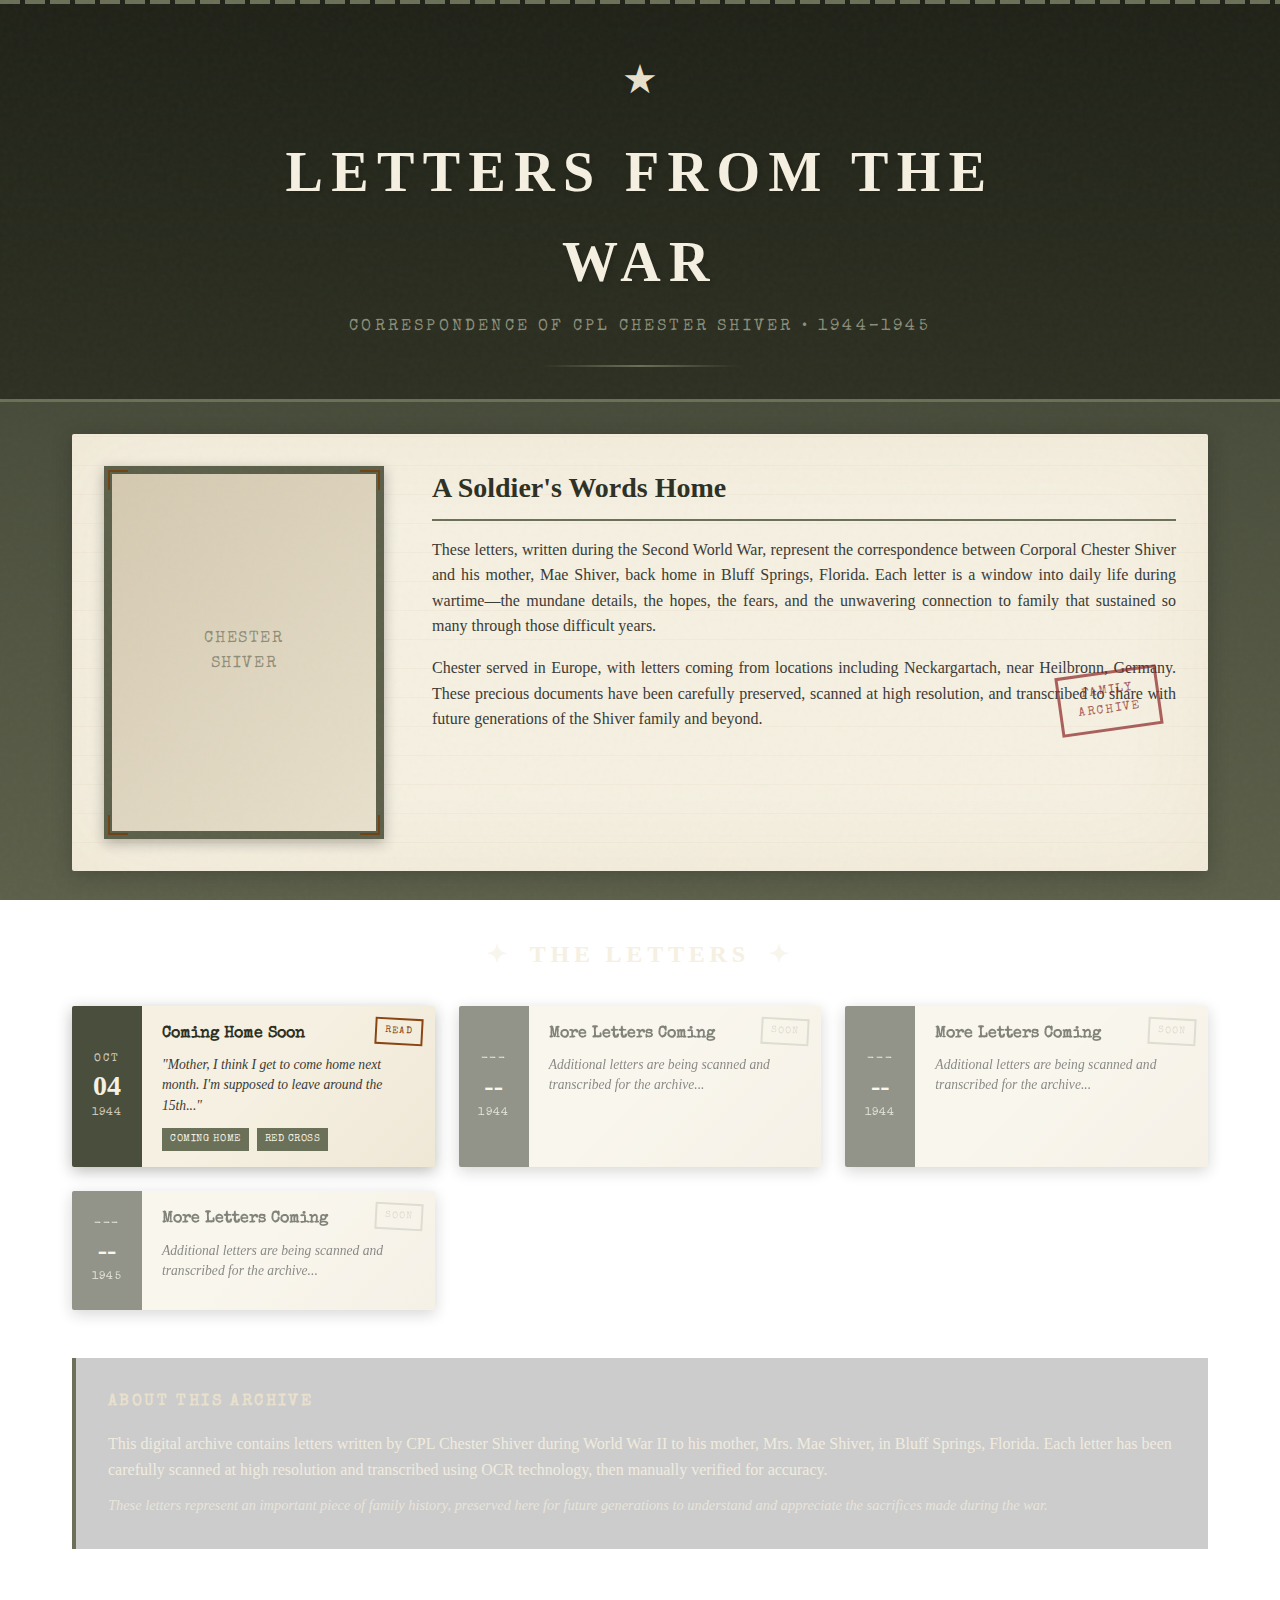
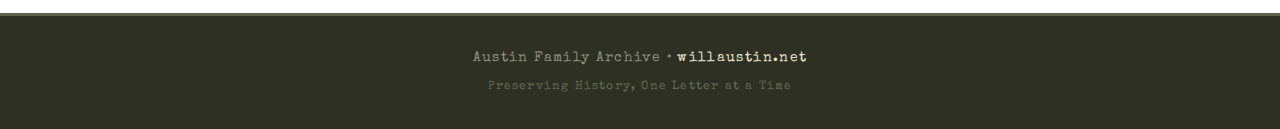
<file: index.html>
<!DOCTYPE html>
<html lang="en">
<head>
    <meta charset="UTF-8">
    <meta name="viewport" content="width=device-width, initial-scale=1.0">
    <title>Letters from the War | The Shiver Family Archive</title>
    <link rel="preconnect" href="https://fonts.googleapis.com">
    <link rel="preconnect" href="https://fonts.gstatic.com" crossorigin>
    <link href="https://fonts.googleapis.com/css2?family=Cinzel:wght@400;600;700&family=Special+Elite&family=Crimson+Text:ital,wght@0,400;0,600;1,400&display=swap" rel="stylesheet">
    <link rel="stylesheet" href="css/style.css">
</head>
<body>
    <div class="film-grain"></div>
    
    <header class="main-header">
        <div class="header-content">
            <div class="insignia">
                <span class="star">★</span>
            </div>
            <h1>Letters from the War</h1>
            <p class="subtitle">Correspondence of CPL Chester Shiver • 1944–1945</p>
            <div class="header-line"></div>
        </div>
    </header>

    <main class="container">
        <section class="intro-section">
            <div class="portrait-frame">
                <div class="portrait-placeholder">
                    <span class="placeholder-text">Chester<br>Shiver</span>
                </div>
                <div class="frame-corner tl"></div>
                <div class="frame-corner tr"></div>
                <div class="frame-corner bl"></div>
                <div class="frame-corner br"></div>
            </div>
            <div class="intro-text">
                <h2>A Soldier's Words Home</h2>
                <p>These letters, written during the Second World War, represent the correspondence between Corporal Chester Shiver and his mother, Mae Shiver, back home in Bluff Springs, Florida. Each letter is a window into daily life during wartime—the mundane details, the hopes, the fears, and the unwavering connection to family that sustained so many through those difficult years.</p>
                <p>Chester served in Europe, with letters coming from locations including Neckargartach, near Heilbronn, Germany. These precious documents have been carefully preserved, scanned at high resolution, and transcribed to share with future generations of the Shiver family and beyond.</p>
                <div class="stamp">
                    <span>FAMILY</span>
                    <span>ARCHIVE</span>
                </div>
            </div>
        </section>

        <section class="letters-gallery">
            <h2 class="section-title">
                <span class="title-decoration">✦</span>
                The Letters
                <span class="title-decoration">✦</span>
            </h2>
            
            <div class="letters-grid">
                <!-- Letter Card 1 - October 4, 1944 -->
                <a href="letters/letter-001.html" class="letter-card">
                    <div class="card-date">
                        <span class="month">OCT</span>
                        <span class="day">04</span>
                        <span class="year">1944</span>
                    </div>
                    <div class="card-content">
                        <h3>Coming Home Soon</h3>
                        <p class="card-excerpt">"Mother, I think I get to come home next month. I'm supposed to leave around the 15th..."</p>
                        <div class="card-topics">
                            <span class="topic">Coming Home</span>
                            <span class="topic">Red Cross</span>
                        </div>
                    </div>
                    <div class="card-stamp">READ</div>
                </a>

                <!-- Placeholder Letter Cards for future letters -->
                <a href="#" class="letter-card coming-soon">
                    <div class="card-date">
                        <span class="month">---</span>
                        <span class="day">--</span>
                        <span class="year">1944</span>
                    </div>
                    <div class="card-content">
                        <h3>More Letters Coming</h3>
                        <p class="card-excerpt">Additional letters are being scanned and transcribed for the archive...</p>
                    </div>
                    <div class="card-stamp faded">SOON</div>
                </a>

                <a href="#" class="letter-card coming-soon">
                    <div class="card-date">
                        <span class="month">---</span>
                        <span class="day">--</span>
                        <span class="year">1944</span>
                    </div>
                    <div class="card-content">
                        <h3>More Letters Coming</h3>
                        <p class="card-excerpt">Additional letters are being scanned and transcribed for the archive...</p>
                    </div>
                    <div class="card-stamp faded">SOON</div>
                </a>

                <a href="#" class="letter-card coming-soon">
                    <div class="card-date">
                        <span class="month">---</span>
                        <span class="day">--</span>
                        <span class="year">1945</span>
                    </div>
                    <div class="card-content">
                        <h3>More Letters Coming</h3>
                        <p class="card-excerpt">Additional letters are being scanned and transcribed for the archive...</p>
                    </div>
                    <div class="card-stamp faded">SOON</div>
                </a>
            </div>
        </section>

        <section class="archive-info">
            <div class="info-box">
                <h3>About This Archive</h3>
                <p>This digital archive contains letters written by CPL Chester Shiver during World War II to his mother, Mrs. Mae Shiver, in Bluff Springs, Florida. Each letter has been carefully scanned at high resolution and transcribed using OCR technology, then manually verified for accuracy.</p>
                <p class="note">These letters represent an important piece of family history, preserved here for future generations to understand and appreciate the sacrifices made during the war.</p>
            </div>
        </section>
    </main>

    <footer class="main-footer">
        <div class="footer-content">
            <p>Austin Family Archive • <a href="https://willaustin.net">willaustin.net</a></p>
            <p class="footer-note">Preserving History, One Letter at a Time</p>
        </div>
    </footer>
</body>
</html>
</file>
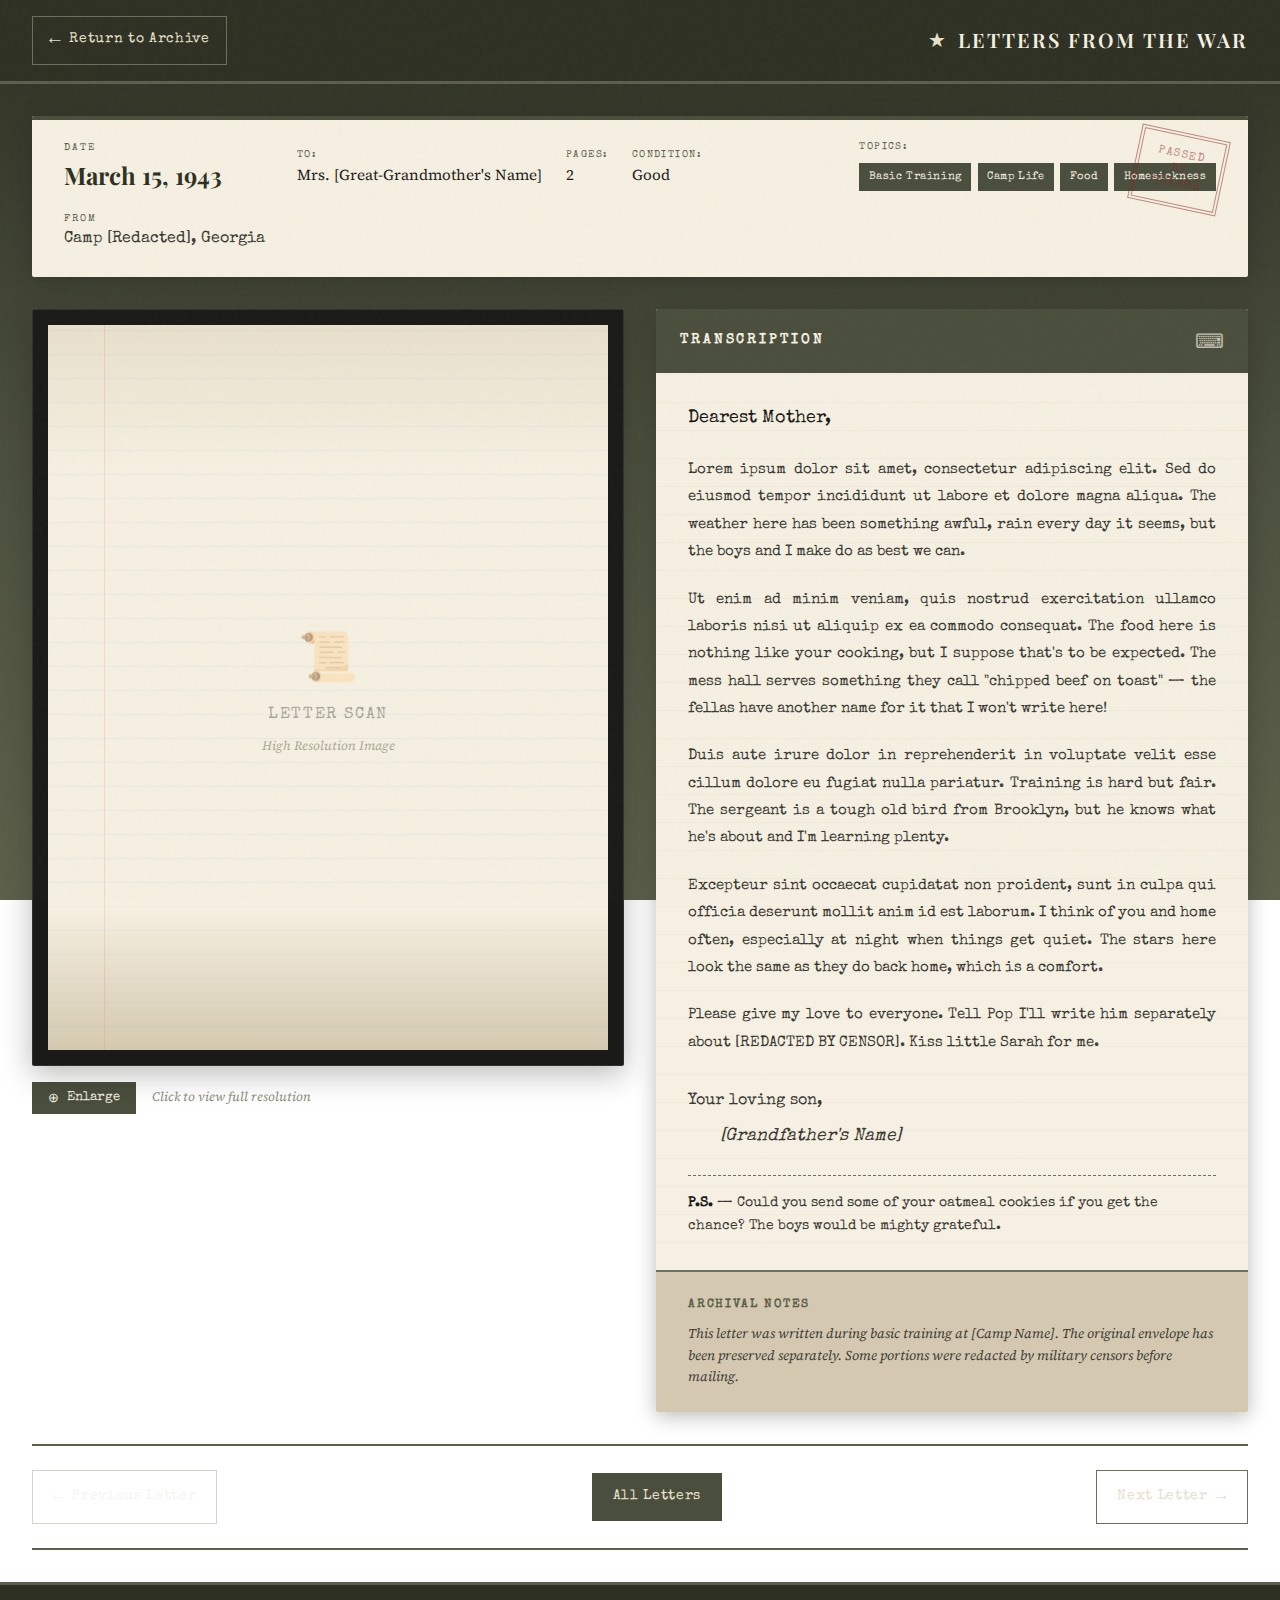
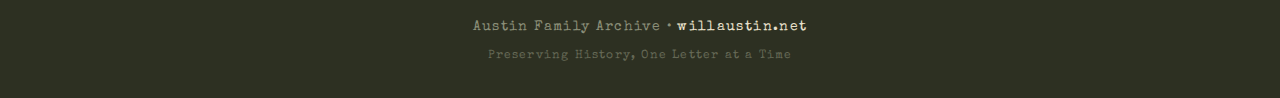
<file: letters/letter-001.html>
<!DOCTYPE html>
<html lang="en">
<head>
    <meta charset="UTF-8">
    <meta name="viewport" content="width=device-width, initial-scale=1.0">
    <title>March 15, 1943 | Letters from the War</title>
    <link rel="preconnect" href="https://fonts.googleapis.com">
    <link rel="preconnect" href="https://fonts.gstatic.com" crossorigin>
    <link href="https://fonts.googleapis.com/css2?family=Special+Elite&family=Playfair+Display:wght@400;600;700&family=Source+Serif+4:ital,wght@0,400;0,600;1,400&display=swap" rel="stylesheet">
    <link rel="stylesheet" href="../css/style.css">
    <link rel="stylesheet" href="../css/letter.css">
</head>
<body>
    <div class="film-grain"></div>
    
    <header class="letter-header">
        <div class="header-content">
            <a href="../index.html" class="back-link">
                <span class="arrow">←</span>
                <span>Return to Archive</span>
            </a>
            <div class="header-title">
                <span class="star">★</span>
                <h1>Letters from the War</h1>
            </div>
        </div>
    </header>

    <main class="letter-container">
        <!-- Letter Metadata Section -->
        <section class="letter-metadata">
            <div class="metadata-grid">
                <div class="metadata-primary">
                    <div class="date-block">
                        <span class="date-label">DATE</span>
                        <span class="date-value">March 15, 1943</span>
                    </div>
                    <div class="location-block">
                        <span class="location-label">FROM</span>
                        <span class="location-value">Camp [Redacted], Georgia</span>
                    </div>
                </div>
                
                <div class="metadata-secondary">
                    <div class="metadata-item">
                        <span class="meta-label">TO:</span>
                        <span class="meta-value">Mrs. [Great-Grandmother's Name]</span>
                    </div>
                    <div class="metadata-item">
                        <span class="meta-label">PAGES:</span>
                        <span class="meta-value">2</span>
                    </div>
                    <div class="metadata-item">
                        <span class="meta-label">CONDITION:</span>
                        <span class="meta-value">Good</span>
                    </div>
                </div>
                
                <div class="metadata-topics">
                    <span class="topics-label">TOPICS:</span>
                    <div class="topics-list">
                        <span class="topic-tag">Basic Training</span>
                        <span class="topic-tag">Camp Life</span>
                        <span class="topic-tag">Food</span>
                        <span class="topic-tag">Homesickness</span>
                    </div>
                </div>
            </div>
            
            <div class="censor-stamp">
                <span>PASSED</span>
                <span>BY</span>
                <span>CENSOR</span>
            </div>
        </section>

        <!-- Letter Content: Image + Transcription -->
        <section class="letter-content">
            <div class="letter-scan">
                <div class="scan-wrapper">
                    <div class="scan-placeholder">
                        <div class="placeholder-inner">
                            <span class="scan-icon">📜</span>
                            <span class="scan-text">Letter Scan</span>
                            <span class="scan-dimensions">High Resolution Image</span>
                        </div>
                    </div>
                    <div class="scan-frame"></div>
                </div>
                <div class="scan-controls">
                    <button class="scan-btn" title="View Full Size">
                        <span>⊕</span> Enlarge
                    </button>
                    <span class="scan-info">Click to view full resolution</span>
                </div>
            </div>
            
            <div class="letter-transcription">
                <div class="transcription-header">
                    <h2>Transcription</h2>
                    <div class="typewriter-icon">⌨</div>
                </div>
                
                <div class="transcription-body">
                    <div class="letter-salutation">
                        Dearest Mother,
                    </div>
                    
                    <div class="letter-text">
                        <p>Lorem ipsum dolor sit amet, consectetur adipiscing elit. Sed do eiusmod tempor incididunt ut labore et dolore magna aliqua. The weather here has been something awful, rain every day it seems, but the boys and I make do as best we can.</p>
                        
                        <p>Ut enim ad minim veniam, quis nostrud exercitation ullamco laboris nisi ut aliquip ex ea commodo consequat. The food here is nothing like your cooking, but I suppose that's to be expected. The mess hall serves something they call "chipped beef on toast" — the fellas have another name for it that I won't write here!</p>
                        
                        <p>Duis aute irure dolor in reprehenderit in voluptate velit esse cillum dolore eu fugiat nulla pariatur. Training is hard but fair. The sergeant is a tough old bird from Brooklyn, but he knows what he's about and I'm learning plenty.</p>
                        
                        <p>Excepteur sint occaecat cupidatat non proident, sunt in culpa qui officia deserunt mollit anim id est laborum. I think of you and home often, especially at night when things get quiet. The stars here look the same as they do back home, which is a comfort.</p>
                        
                        <p>Please give my love to everyone. Tell Pop I'll write him separately about [REDACTED BY CENSOR]. Kiss little Sarah for me.</p>
                    </div>
                    
                    <div class="letter-closing">
                        <p>Your loving son,</p>
                        <p class="signature">[Grandfather's Name]</p>
                    </div>
                    
                    <div class="letter-postscript">
                        <p><strong>P.S.</strong> — Could you send some of your oatmeal cookies if you get the chance? The boys would be mighty grateful.</p>
                    </div>
                </div>
                
                <div class="transcription-notes">
                    <h3>Archival Notes</h3>
                    <p>This letter was written during basic training at [Camp Name]. The original envelope has been preserved separately. Some portions were redacted by military censors before mailing.</p>
                </div>
            </div>
        </section>

        <!-- Navigation -->
        <nav class="letter-nav">
            <a href="#" class="nav-link prev disabled">
                <span class="nav-arrow">←</span>
                <span class="nav-text">Previous Letter</span>
            </a>
            <a href="../index.html" class="nav-link home">
                <span class="nav-text">All Letters</span>
            </a>
            <a href="letter-002.html" class="nav-link next">
                <span class="nav-text">Next Letter</span>
                <span class="nav-arrow">→</span>
            </a>
        </nav>
    </main>

    <footer class="main-footer">
        <div class="footer-content">
            <p>Austin Family Archive • <a href="https://willaustin.net">willaustin.net</a></p>
            <p class="footer-note">Preserving History, One Letter at a Time</p>
        </div>
    </footer>

    <script>
        // Simple lightbox functionality for image viewing
        document.querySelector('.scan-btn')?.addEventListener('click', function() {
            // Future: Implement full-size image lightbox
            alert('Full resolution image viewer coming soon!');
        });
    </script>
</body>
</html>
</file>
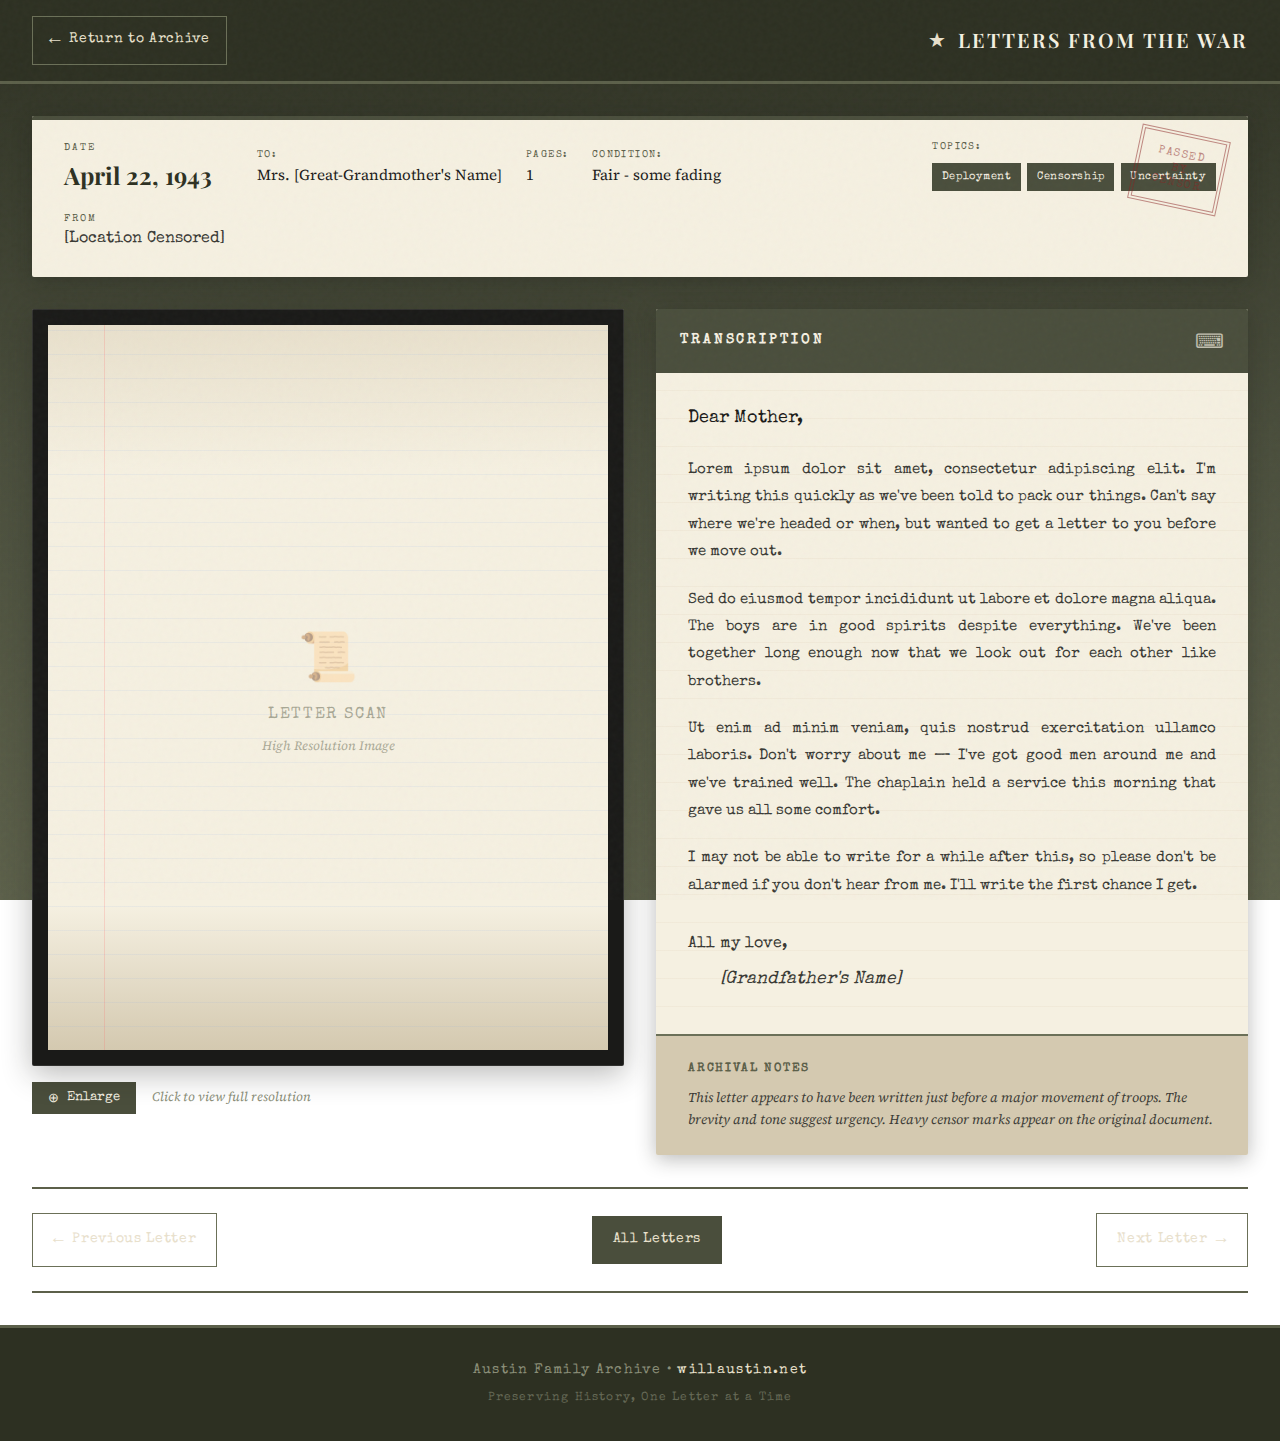
<file: letters/letter-002.html>
<!DOCTYPE html>
<html lang="en">
<head>
    <meta charset="UTF-8">
    <meta name="viewport" content="width=device-width, initial-scale=1.0">
    <title>April 22, 1943 | Letters from the War</title>
    <link rel="preconnect" href="https://fonts.googleapis.com">
    <link rel="preconnect" href="https://fonts.gstatic.com" crossorigin>
    <link href="https://fonts.googleapis.com/css2?family=Special+Elite&family=Playfair+Display:wght@400;600;700&family=Source+Serif+4:ital,wght@0,400;0,600;1,400&display=swap" rel="stylesheet">
    <link rel="stylesheet" href="../css/style.css">
    <link rel="stylesheet" href="../css/letter.css">
</head>
<body>
    <div class="film-grain"></div>
    
    <header class="letter-header">
        <div class="header-content">
            <a href="../index.html" class="back-link">
                <span class="arrow">←</span>
                <span>Return to Archive</span>
            </a>
            <div class="header-title">
                <span class="star">★</span>
                <h1>Letters from the War</h1>
            </div>
        </div>
    </header>

    <main class="letter-container">
        <!-- Letter Metadata Section -->
        <section class="letter-metadata">
            <div class="metadata-grid">
                <div class="metadata-primary">
                    <div class="date-block">
                        <span class="date-label">DATE</span>
                        <span class="date-value">April 22, 1943</span>
                    </div>
                    <div class="location-block">
                        <span class="location-label">FROM</span>
                        <span class="location-value">[Location Censored]</span>
                    </div>
                </div>
                
                <div class="metadata-secondary">
                    <div class="metadata-item">
                        <span class="meta-label">TO:</span>
                        <span class="meta-value">Mrs. [Great-Grandmother's Name]</span>
                    </div>
                    <div class="metadata-item">
                        <span class="meta-label">PAGES:</span>
                        <span class="meta-value">1</span>
                    </div>
                    <div class="metadata-item">
                        <span class="meta-label">CONDITION:</span>
                        <span class="meta-value">Fair - some fading</span>
                    </div>
                </div>
                
                <div class="metadata-topics">
                    <span class="topics-label">TOPICS:</span>
                    <div class="topics-list">
                        <span class="topic-tag">Deployment</span>
                        <span class="topic-tag">Censorship</span>
                        <span class="topic-tag">Uncertainty</span>
                    </div>
                </div>
            </div>
            
            <div class="censor-stamp">
                <span>PASSED</span>
                <span>BY</span>
                <span>CENSOR</span>
            </div>
        </section>

        <!-- Letter Content: Image + Transcription -->
        <section class="letter-content">
            <div class="letter-scan">
                <div class="scan-wrapper">
                    <div class="scan-placeholder">
                        <div class="placeholder-inner">
                            <span class="scan-icon">📜</span>
                            <span class="scan-text">Letter Scan</span>
                            <span class="scan-dimensions">High Resolution Image</span>
                        </div>
                    </div>
                    <div class="scan-frame"></div>
                </div>
                <div class="scan-controls">
                    <button class="scan-btn" title="View Full Size">
                        <span>⊕</span> Enlarge
                    </button>
                    <span class="scan-info">Click to view full resolution</span>
                </div>
            </div>
            
            <div class="letter-transcription">
                <div class="transcription-header">
                    <h2>Transcription</h2>
                    <div class="typewriter-icon">⌨</div>
                </div>
                
                <div class="transcription-body">
                    <div class="letter-salutation">
                        Dear Mother,
                    </div>
                    
                    <div class="letter-text">
                        <p>Lorem ipsum dolor sit amet, consectetur adipiscing elit. I'm writing this quickly as we've been told to pack our things. Can't say where we're headed or when, but wanted to get a letter to you before we move out.</p>
                        
                        <p>Sed do eiusmod tempor incididunt ut labore et dolore magna aliqua. The boys are in good spirits despite everything. We've been together long enough now that we look out for each other like brothers.</p>
                        
                        <p>Ut enim ad minim veniam, quis nostrud exercitation ullamco laboris. Don't worry about me — I've got good men around me and we've trained well. The chaplain held a service this morning that gave us all some comfort.</p>
                        
                        <p>I may not be able to write for a while after this, so please don't be alarmed if you don't hear from me. I'll write the first chance I get.</p>
                    </div>
                    
                    <div class="letter-closing">
                        <p>All my love,</p>
                        <p class="signature">[Grandfather's Name]</p>
                    </div>
                </div>
                
                <div class="transcription-notes">
                    <h3>Archival Notes</h3>
                    <p>This letter appears to have been written just before a major movement of troops. The brevity and tone suggest urgency. Heavy censor marks appear on the original document.</p>
                </div>
            </div>
        </section>

        <!-- Navigation -->
        <nav class="letter-nav">
            <a href="letter-001.html" class="nav-link prev">
                <span class="nav-arrow">←</span>
                <span class="nav-text">Previous Letter</span>
            </a>
            <a href="../index.html" class="nav-link home">
                <span class="nav-text">All Letters</span>
            </a>
            <a href="letter-003.html" class="nav-link next">
                <span class="nav-text">Next Letter</span>
                <span class="nav-arrow">→</span>
            </a>
        </nav>
    </main>

    <footer class="main-footer">
        <div class="footer-content">
            <p>Austin Family Archive • <a href="https://willaustin.net">willaustin.net</a></p>
            <p class="footer-note">Preserving History, One Letter at a Time</p>
        </div>
    </footer>

    <script>
        document.querySelector('.scan-btn')?.addEventListener('click', function() {
            alert('Full resolution image viewer coming soon!');
        });
    </script>
</body>
</html>
</file>
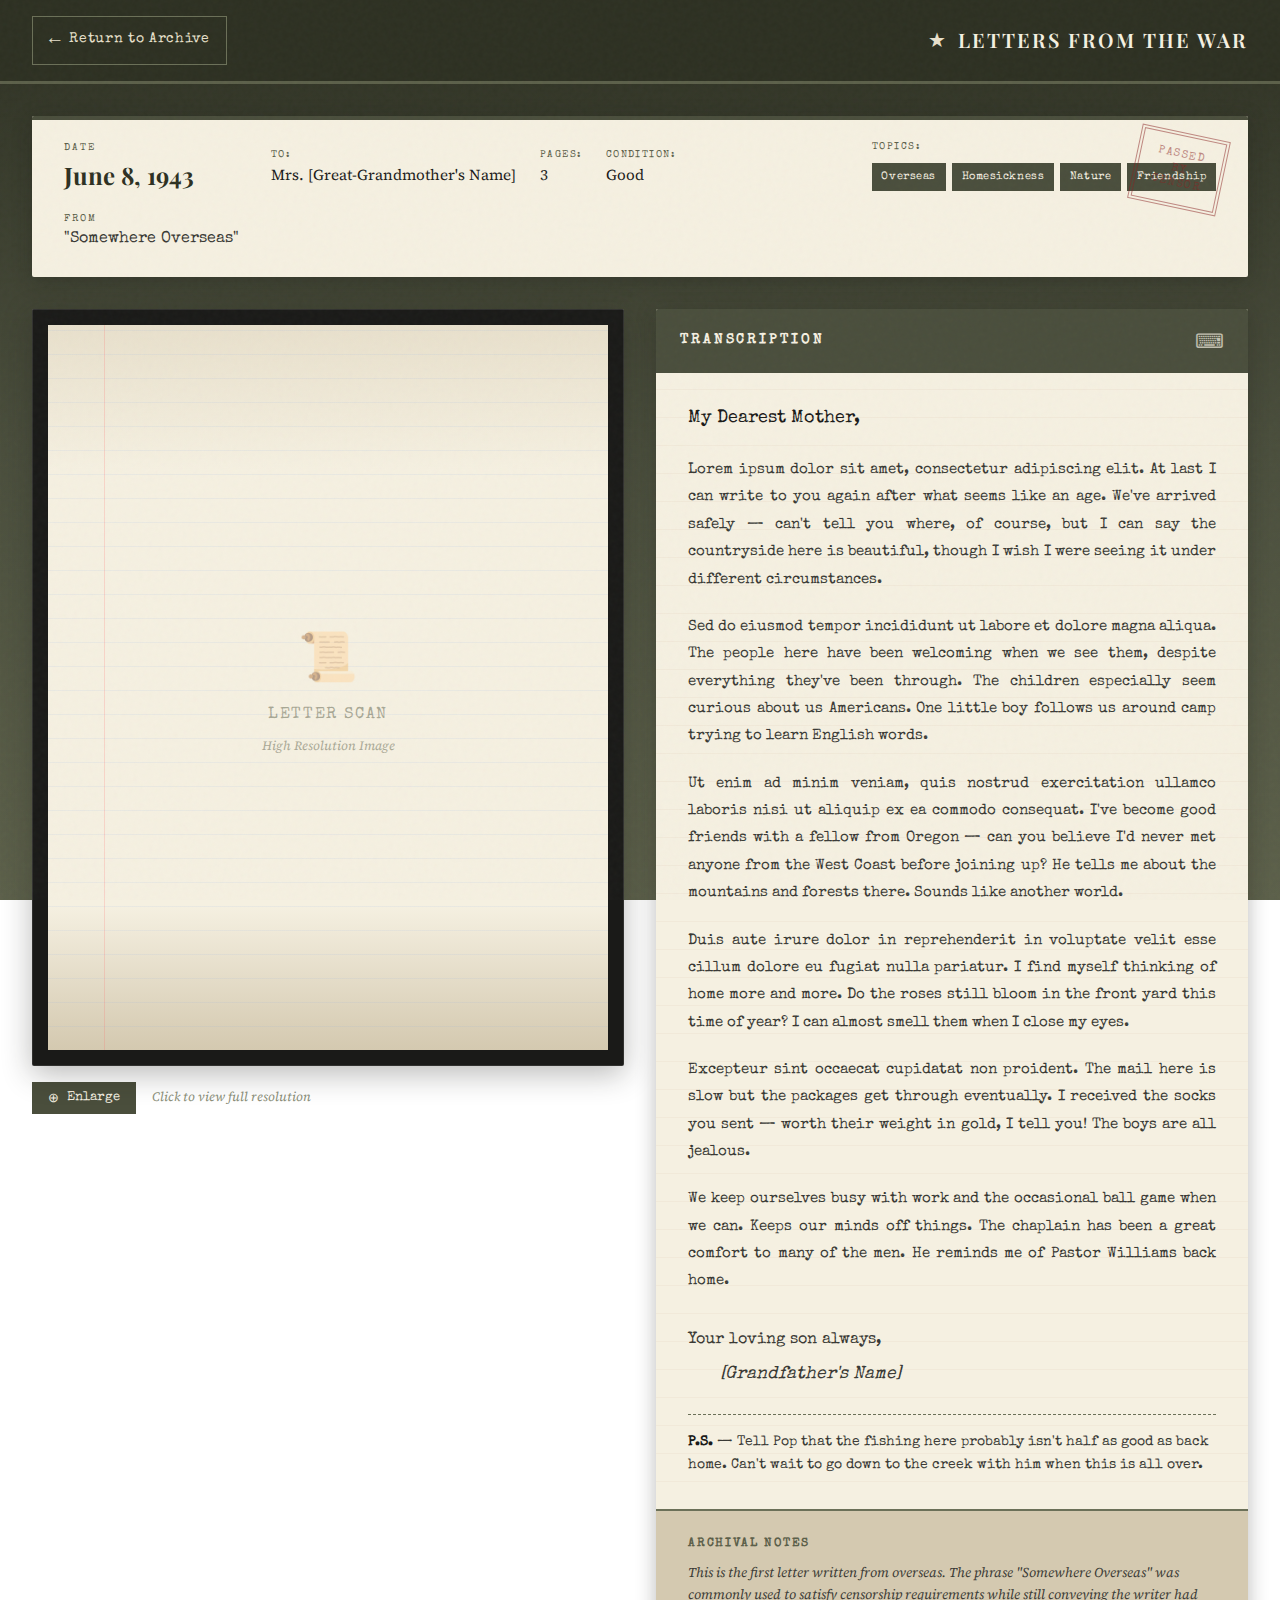
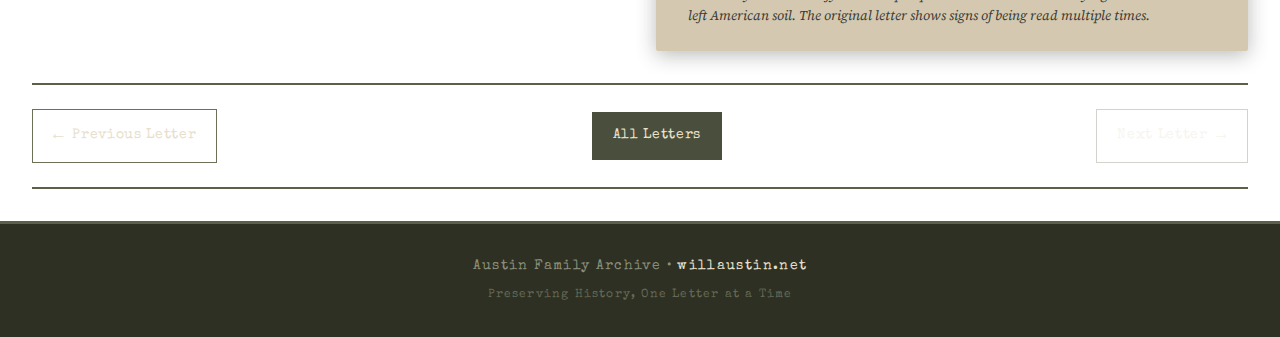
<file: letters/letter-003.html>
<!DOCTYPE html>
<html lang="en">
<head>
    <meta charset="UTF-8">
    <meta name="viewport" content="width=device-width, initial-scale=1.0">
    <title>June 8, 1943 | Letters from the War</title>
    <link rel="preconnect" href="https://fonts.googleapis.com">
    <link rel="preconnect" href="https://fonts.gstatic.com" crossorigin>
    <link href="https://fonts.googleapis.com/css2?family=Special+Elite&family=Playfair+Display:wght@400;600;700&family=Source+Serif+4:ital,wght@0,400;0,600;1,400&display=swap" rel="stylesheet">
    <link rel="stylesheet" href="../css/style.css">
    <link rel="stylesheet" href="../css/letter.css">
</head>
<body>
    <div class="film-grain"></div>
    
    <header class="letter-header">
        <div class="header-content">
            <a href="../index.html" class="back-link">
                <span class="arrow">←</span>
                <span>Return to Archive</span>
            </a>
            <div class="header-title">
                <span class="star">★</span>
                <h1>Letters from the War</h1>
            </div>
        </div>
    </header>

    <main class="letter-container">
        <!-- Letter Metadata Section -->
        <section class="letter-metadata">
            <div class="metadata-grid">
                <div class="metadata-primary">
                    <div class="date-block">
                        <span class="date-label">DATE</span>
                        <span class="date-value">June 8, 1943</span>
                    </div>
                    <div class="location-block">
                        <span class="location-label">FROM</span>
                        <span class="location-value">"Somewhere Overseas"</span>
                    </div>
                </div>
                
                <div class="metadata-secondary">
                    <div class="metadata-item">
                        <span class="meta-label">TO:</span>
                        <span class="meta-value">Mrs. [Great-Grandmother's Name]</span>
                    </div>
                    <div class="metadata-item">
                        <span class="meta-label">PAGES:</span>
                        <span class="meta-value">3</span>
                    </div>
                    <div class="metadata-item">
                        <span class="meta-label">CONDITION:</span>
                        <span class="meta-value">Good</span>
                    </div>
                </div>
                
                <div class="metadata-topics">
                    <span class="topics-label">TOPICS:</span>
                    <div class="topics-list">
                        <span class="topic-tag">Overseas</span>
                        <span class="topic-tag">Homesickness</span>
                        <span class="topic-tag">Nature</span>
                        <span class="topic-tag">Friendship</span>
                    </div>
                </div>
            </div>
            
            <div class="censor-stamp">
                <span>PASSED</span>
                <span>BY</span>
                <span>CENSOR</span>
            </div>
        </section>

        <!-- Letter Content: Image + Transcription -->
        <section class="letter-content">
            <div class="letter-scan">
                <div class="scan-wrapper">
                    <div class="scan-placeholder">
                        <div class="placeholder-inner">
                            <span class="scan-icon">📜</span>
                            <span class="scan-text">Letter Scan</span>
                            <span class="scan-dimensions">High Resolution Image</span>
                        </div>
                    </div>
                    <div class="scan-frame"></div>
                </div>
                <div class="scan-controls">
                    <button class="scan-btn" title="View Full Size">
                        <span>⊕</span> Enlarge
                    </button>
                    <span class="scan-info">Click to view full resolution</span>
                </div>
            </div>
            
            <div class="letter-transcription">
                <div class="transcription-header">
                    <h2>Transcription</h2>
                    <div class="typewriter-icon">⌨</div>
                </div>
                
                <div class="transcription-body">
                    <div class="letter-salutation">
                        My Dearest Mother,
                    </div>
                    
                    <div class="letter-text">
                        <p>Lorem ipsum dolor sit amet, consectetur adipiscing elit. At last I can write to you again after what seems like an age. We've arrived safely — can't tell you where, of course, but I can say the countryside here is beautiful, though I wish I were seeing it under different circumstances.</p>
                        
                        <p>Sed do eiusmod tempor incididunt ut labore et dolore magna aliqua. The people here have been welcoming when we see them, despite everything they've been through. The children especially seem curious about us Americans. One little boy follows us around camp trying to learn English words.</p>
                        
                        <p>Ut enim ad minim veniam, quis nostrud exercitation ullamco laboris nisi ut aliquip ex ea commodo consequat. I've become good friends with a fellow from Oregon — can you believe I'd never met anyone from the West Coast before joining up? He tells me about the mountains and forests there. Sounds like another world.</p>
                        
                        <p>Duis aute irure dolor in reprehenderit in voluptate velit esse cillum dolore eu fugiat nulla pariatur. I find myself thinking of home more and more. Do the roses still bloom in the front yard this time of year? I can almost smell them when I close my eyes.</p>
                        
                        <p>Excepteur sint occaecat cupidatat non proident. The mail here is slow but the packages get through eventually. I received the socks you sent — worth their weight in gold, I tell you! The boys are all jealous.</p>
                        
                        <p>We keep ourselves busy with work and the occasional ball game when we can. Keeps our minds off things. The chaplain has been a great comfort to many of the men. He reminds me of Pastor Williams back home.</p>
                    </div>
                    
                    <div class="letter-closing">
                        <p>Your loving son always,</p>
                        <p class="signature">[Grandfather's Name]</p>
                    </div>
                    
                    <div class="letter-postscript">
                        <p><strong>P.S.</strong> — Tell Pop that the fishing here probably isn't half as good as back home. Can't wait to go down to the creek with him when this is all over.</p>
                    </div>
                </div>
                
                <div class="transcription-notes">
                    <h3>Archival Notes</h3>
                    <p>This is the first letter written from overseas. The phrase "Somewhere Overseas" was commonly used to satisfy censorship requirements while still conveying the writer had left American soil. The original letter shows signs of being read multiple times.</p>
                </div>
            </div>
        </section>

        <!-- Navigation -->
        <nav class="letter-nav">
            <a href="letter-002.html" class="nav-link prev">
                <span class="nav-arrow">←</span>
                <span class="nav-text">Previous Letter</span>
            </a>
            <a href="../index.html" class="nav-link home">
                <span class="nav-text">All Letters</span>
            </a>
            <a href="#" class="nav-link next disabled">
                <span class="nav-text">Next Letter</span>
                <span class="nav-arrow">→</span>
            </a>
        </nav>
    </main>

    <footer class="main-footer">
        <div class="footer-content">
            <p>Austin Family Archive • <a href="https://willaustin.net">willaustin.net</a></p>
            <p class="footer-note">Preserving History, One Letter at a Time</p>
        </div>
    </footer>

    <script>
        document.querySelector('.scan-btn')?.addEventListener('click', function() {
            alert('Full resolution image viewer coming soon!');
        });
    </script>
</body>
</html>
</file>
<file: css/style.css>
/* ===========================================
   LETTERS FROM THE WAR - WW2 Archive Theme
   =========================================== */

:root {
    /* Olive Drab & Military Colors */
    --olive-dark: #2D3022;
    --olive-primary: #4A4E3C;
    --olive-medium: #5C604A;
    --olive-light: #6B7058;
    --olive-faded: #8A8E78;
    
    /* Paper & Aged Tones */
    --paper-cream: #F5F0E1;
    --paper-aged: #E8E0CC;
    --paper-dark: #D4C9B0;
    --sepia: #704214;
    --sepia-light: #8B6914;
    
    /* Accent Colors */
    --rust: #8B4513;
    --ink-black: #1A1A18;
    --ink-faded: #3A3A35;
    --red-stamp: #8B2323;
    
    /* Functional */
    --shadow: rgba(26, 26, 24, 0.3);
    --shadow-light: rgba(26, 26, 24, 0.15);
}

* {
    margin: 0;
    padding: 0;
    box-sizing: border-box;
}

html {
    font-size: 16px;
    scroll-behavior: smooth;
}

body {
    font-family: 'Source Serif 4', Georgia, serif;
    background: 
        linear-gradient(180deg, var(--olive-dark) 0%, var(--olive-primary) 50%, var(--olive-medium) 100%);
    background-attachment: fixed;
    color: var(--paper-cream);
    min-height: 100vh;
    line-height: 1.6;
    position: relative;
}

/* Film grain overlay for vintage effect */
.film-grain {
    position: fixed;
    top: 0;
    left: 0;
    width: 100%;
    height: 100%;
    pointer-events: none;
    opacity: 0.03;
    z-index: 1000;
    background-image: url("data:image/svg+xml,%3Csvg viewBox='0 0 200 200' xmlns='http://www.w3.org/2000/svg'%3E%3Cfilter id='noise'%3E%3CfeTurbulence type='fractalNoise' baseFrequency='0.9' numOctaves='4' stitchTiles='stitch'/%3E%3C/filter%3E%3Crect width='100%' height='100%' filter='url(%23noise)'/%3E%3C/svg%3E");
}

/* ===========================================
   HEADER
   =========================================== */

.main-header {
    background: 
        linear-gradient(to bottom, rgba(0,0,0,0.3), transparent),
        var(--olive-dark);
    padding: 3rem 2rem 2rem;
    text-align: center;
    border-bottom: 3px solid var(--olive-light);
    position: relative;
}

.main-header::before {
    content: '';
    position: absolute;
    top: 0;
    left: 0;
    right: 0;
    height: 4px;
    background: repeating-linear-gradient(
        90deg,
        var(--olive-light) 0px,
        var(--olive-light) 20px,
        transparent 20px,
        transparent 25px
    );
}

.header-content {
    max-width: 800px;
    margin: 0 auto;
}

.insignia {
    margin-bottom: 1rem;
}

.insignia .star {
    font-size: 2.5rem;
    color: var(--paper-aged);
    text-shadow: 0 2px 4px var(--shadow);
    display: inline-block;
    animation: subtle-glow 3s ease-in-out infinite;
}

@keyframes subtle-glow {
    0%, 100% { opacity: 0.8; }
    50% { opacity: 1; }
}

.main-header h1 {
    font-family: 'Playfair Display', Georgia, serif;
    font-size: clamp(2rem, 5vw, 3.5rem);
    font-weight: 700;
    letter-spacing: 0.15em;
    text-transform: uppercase;
    color: var(--paper-cream);
    text-shadow: 2px 2px 4px var(--shadow);
    margin-bottom: 0.5rem;
}

.subtitle {
    font-family: 'Special Elite', 'Courier New', monospace;
    font-size: 1rem;
    color: var(--olive-faded);
    letter-spacing: 0.2em;
    text-transform: uppercase;
}

.header-line {
    width: 200px;
    height: 2px;
    background: linear-gradient(90deg, transparent, var(--olive-light), transparent);
    margin: 1.5rem auto 0;
}

/* ===========================================
   CONTAINER & LAYOUT
   =========================================== */

.container {
    max-width: 1200px;
    margin: 0 auto;
    padding: 2rem;
}

/* ===========================================
   INTRO SECTION
   =========================================== */

.intro-section {
    display: grid;
    grid-template-columns: 280px 1fr;
    gap: 3rem;
    align-items: start;
    margin-bottom: 4rem;
    padding: 2rem;
    background: var(--paper-cream);
    border-radius: 2px;
    box-shadow: 
        0 4px 20px var(--shadow),
        inset 0 0 100px rgba(139, 69, 19, 0.05);
    position: relative;
}

.intro-section::before {
    content: '';
    position: absolute;
    top: 0;
    left: 0;
    right: 0;
    bottom: 0;
    background: 
        repeating-linear-gradient(
            0deg,
            transparent,
            transparent 28px,
            rgba(139, 69, 19, 0.03) 28px,
            rgba(139, 69, 19, 0.03) 29px
        );
    pointer-events: none;
    border-radius: 2px;
}

.portrait-frame {
    position: relative;
    aspect-ratio: 3/4;
    background: var(--paper-dark);
    border: 8px solid var(--olive-medium);
    box-shadow: 
        inset 0 0 20px rgba(0,0,0,0.2),
        0 4px 12px var(--shadow);
}

.portrait-placeholder {
    width: 100%;
    height: 100%;
    display: flex;
    align-items: center;
    justify-content: center;
    background: 
        linear-gradient(135deg, var(--paper-dark) 0%, var(--paper-aged) 100%);
    color: var(--olive-medium);
    font-family: 'Special Elite', monospace;
    text-align: center;
}

.placeholder-text {
    font-size: 1rem;
    letter-spacing: 0.1em;
    text-transform: uppercase;
    opacity: 0.6;
}

.frame-corner {
    position: absolute;
    width: 20px;
    height: 20px;
    border: 2px solid var(--sepia);
}

.frame-corner.tl { top: -4px; left: -4px; border-right: none; border-bottom: none; }
.frame-corner.tr { top: -4px; right: -4px; border-left: none; border-bottom: none; }
.frame-corner.bl { bottom: -4px; left: -4px; border-right: none; border-top: none; }
.frame-corner.br { bottom: -4px; right: -4px; border-left: none; border-top: none; }

.intro-text {
    color: var(--ink-black);
    position: relative;
    z-index: 1;
}

.intro-text h2 {
    font-family: 'Playfair Display', Georgia, serif;
    font-size: 1.75rem;
    font-weight: 600;
    margin-bottom: 1rem;
    color: var(--olive-dark);
    border-bottom: 2px solid var(--olive-light);
    padding-bottom: 0.5rem;
}

.intro-text p {
    margin-bottom: 1rem;
    color: var(--ink-faded);
    text-align: justify;
}

.stamp {
    position: absolute;
    bottom: 1rem;
    right: 1rem;
    padding: 0.5rem 1rem;
    border: 3px solid var(--red-stamp);
    color: var(--red-stamp);
    font-family: 'Special Elite', monospace;
    font-size: 0.75rem;
    letter-spacing: 0.15em;
    text-align: center;
    transform: rotate(-8deg);
    opacity: 0.7;
}

.stamp span {
    display: block;
}

/* ===========================================
   LETTERS GALLERY
   =========================================== */

.letters-gallery {
    margin-bottom: 3rem;
}

.section-title {
    font-family: 'Playfair Display', Georgia, serif;
    font-size: 1.5rem;
    text-align: center;
    margin-bottom: 2rem;
    color: var(--paper-cream);
    letter-spacing: 0.2em;
    text-transform: uppercase;
}

.title-decoration {
    margin: 0 0.5rem;
    opacity: 0.6;
}

.letters-grid {
    display: grid;
    grid-template-columns: repeat(auto-fill, minmax(280px, 1fr));
    gap: 1.5rem;
}

.letter-card {
    background: var(--paper-cream);
    border-radius: 2px;
    text-decoration: none;
    display: flex;
    overflow: hidden;
    box-shadow: 0 4px 15px var(--shadow);
    transition: transform 0.3s ease, box-shadow 0.3s ease;
    position: relative;
}

.letter-card:hover {
    transform: translateY(-4px);
    box-shadow: 0 8px 25px var(--shadow);
}

.letter-card::before {
    content: '';
    position: absolute;
    top: 0;
    left: 0;
    right: 0;
    bottom: 0;
    background: linear-gradient(135deg, transparent 50%, rgba(139, 69, 19, 0.05) 100%);
    pointer-events: none;
}

.card-date {
    background: var(--olive-primary);
    color: var(--paper-cream);
    padding: 1rem;
    display: flex;
    flex-direction: column;
    align-items: center;
    justify-content: center;
    min-width: 70px;
    text-align: center;
}

.card-date .month {
    font-family: 'Special Elite', monospace;
    font-size: 0.7rem;
    letter-spacing: 0.15em;
    opacity: 0.8;
}

.card-date .day {
    font-family: 'Playfair Display', Georgia, serif;
    font-size: 1.75rem;
    font-weight: 700;
    line-height: 1;
    margin: 0.25rem 0;
}

.card-date .year {
    font-family: 'Special Elite', monospace;
    font-size: 0.7rem;
    letter-spacing: 0.1em;
    opacity: 0.8;
}

.card-content {
    padding: 1rem 1.25rem;
    flex: 1;
    position: relative;
}

.card-content h3 {
    font-family: 'Special Elite', 'Courier New', monospace;
    font-size: 1rem;
    color: var(--olive-dark);
    margin-bottom: 0.5rem;
}

.card-excerpt {
    font-size: 0.85rem;
    color: var(--ink-faded);
    font-style: italic;
    line-height: 1.5;
    margin-bottom: 0.75rem;
}

.card-topics {
    display: flex;
    flex-wrap: wrap;
    gap: 0.5rem;
}

.topic {
    font-family: 'Special Elite', monospace;
    font-size: 0.65rem;
    padding: 0.2rem 0.5rem;
    background: var(--olive-light);
    color: var(--paper-cream);
    letter-spacing: 0.05em;
    text-transform: uppercase;
}

.card-stamp {
    position: absolute;
    top: 0.75rem;
    right: 0.75rem;
    font-family: 'Special Elite', monospace;
    font-size: 0.6rem;
    padding: 0.25rem 0.5rem;
    border: 2px solid var(--rust);
    color: var(--rust);
    letter-spacing: 0.1em;
    transform: rotate(3deg);
}

.card-stamp.faded {
    opacity: 0.4;
    border-color: var(--olive-faded);
    color: var(--olive-faded);
}

.letter-card.coming-soon {
    opacity: 0.6;
    cursor: default;
}

.letter-card.coming-soon:hover {
    transform: none;
    box-shadow: 0 4px 15px var(--shadow);
}

/* ===========================================
   ARCHIVE INFO
   =========================================== */

.archive-info {
    margin-bottom: 2rem;
}

.info-box {
    background: rgba(0, 0, 0, 0.2);
    padding: 2rem;
    border-left: 4px solid var(--olive-light);
}

.info-box h3 {
    font-family: 'Special Elite', monospace;
    font-size: 1rem;
    letter-spacing: 0.15em;
    text-transform: uppercase;
    margin-bottom: 1rem;
    color: var(--paper-aged);
}

.info-box p {
    color: var(--paper-cream);
    opacity: 0.9;
    margin-bottom: 0.75rem;
}

.info-box .note {
    font-size: 0.9rem;
    font-style: italic;
    opacity: 0.7;
    margin-bottom: 0;
}

/* ===========================================
   FOOTER
   =========================================== */

.main-footer {
    background: var(--olive-dark);
    padding: 2rem;
    text-align: center;
    border-top: 3px solid var(--olive-medium);
}

.footer-content {
    max-width: 800px;
    margin: 0 auto;
}

.main-footer p {
    font-family: 'Special Elite', monospace;
    font-size: 0.85rem;
    color: var(--olive-faded);
    letter-spacing: 0.1em;
}

.main-footer a {
    color: var(--paper-aged);
    text-decoration: none;
    border-bottom: 1px solid transparent;
    transition: border-color 0.2s ease;
}

.main-footer a:hover {
    border-bottom-color: var(--paper-aged);
}

.footer-note {
    margin-top: 0.5rem;
    font-size: 0.75rem !important;
    opacity: 0.6;
}

/* ===========================================
   RESPONSIVE
   =========================================== */

@media (max-width: 768px) {
    .intro-section {
        grid-template-columns: 1fr;
        gap: 2rem;
    }
    
    .portrait-frame {
        max-width: 200px;
        margin: 0 auto;
    }
    
    .stamp {
        position: relative;
        bottom: auto;
        right: auto;
        display: inline-block;
        margin-top: 1rem;
        transform: rotate(-3deg);
    }
    
    .letter-card {
        flex-direction: column;
    }
    
    .card-date {
        flex-direction: row;
        gap: 0.5rem;
        padding: 0.75rem;
    }
    
    .card-date .day {
        font-size: 1.25rem;
    }
}

@media (max-width: 480px) {
    .container {
        padding: 1rem;
    }
    
    .main-header {
        padding: 2rem 1rem;
    }
    
    .intro-section {
        padding: 1.5rem;
    }
    
    .letters-grid {
        grid-template-columns: 1fr;
    }
}
</file>
<file: css/letter.css>
/* ===========================================
   LETTER PAGE STYLES
   Individual letter view with scan + transcription
   =========================================== */

/* ===========================================
   LETTER HEADER
   =========================================== */

.letter-header {
    background: var(--olive-dark);
    padding: 1rem 2rem;
    border-bottom: 3px solid var(--olive-medium);
    position: sticky;
    top: 0;
    z-index: 100;
}

.letter-header .header-content {
    display: flex;
    justify-content: space-between;
    align-items: center;
    max-width: 1400px;
    margin: 0 auto;
}

.back-link {
    display: flex;
    align-items: center;
    gap: 0.5rem;
    color: var(--paper-aged);
    text-decoration: none;
    font-family: 'Special Elite', monospace;
    font-size: 0.85rem;
    letter-spacing: 0.05em;
    padding: 0.5rem 1rem;
    border: 1px solid var(--olive-light);
    transition: all 0.2s ease;
}

.back-link:hover {
    background: var(--olive-medium);
    border-color: var(--paper-aged);
}

.back-link .arrow {
    font-size: 1.2rem;
    transition: transform 0.2s ease;
}

.back-link:hover .arrow {
    transform: translateX(-3px);
}

.header-title {
    display: flex;
    align-items: center;
    gap: 0.75rem;
}

.header-title .star {
    color: var(--paper-aged);
    font-size: 1.25rem;
}

.header-title h1 {
    font-family: 'Playfair Display', Georgia, serif;
    font-size: 1.25rem;
    font-weight: 600;
    letter-spacing: 0.1em;
    text-transform: uppercase;
    color: var(--paper-cream);
}

/* ===========================================
   LETTER CONTAINER
   =========================================== */

.letter-container {
    max-width: 1400px;
    margin: 0 auto;
    padding: 2rem;
}

/* ===========================================
   METADATA SECTION
   =========================================== */

.letter-metadata {
    background: var(--paper-cream);
    padding: 1.5rem 2rem;
    margin-bottom: 2rem;
    border-radius: 2px;
    box-shadow: 0 4px 20px var(--shadow);
    position: relative;
    overflow: hidden;
}

.letter-metadata::before {
    content: '';
    position: absolute;
    top: 0;
    left: 0;
    right: 0;
    height: 4px;
    background: var(--olive-primary);
}

.metadata-grid {
    display: grid;
    grid-template-columns: auto 1fr auto;
    gap: 2rem;
    align-items: start;
}

.metadata-primary {
    display: flex;
    flex-direction: column;
    gap: 1rem;
}

.date-block, .location-block {
    display: flex;
    flex-direction: column;
}

.date-label, .location-label {
    font-family: 'Special Elite', monospace;
    font-size: 0.65rem;
    letter-spacing: 0.2em;
    color: var(--olive-medium);
    text-transform: uppercase;
}

.date-value {
    font-family: 'Playfair Display', Georgia, serif;
    font-size: 1.5rem;
    font-weight: 700;
    color: var(--olive-dark);
}

.location-value {
    font-family: 'Special Elite', monospace;
    font-size: 1rem;
    color: var(--ink-faded);
}

.metadata-secondary {
    display: flex;
    flex-wrap: wrap;
    gap: 1.5rem;
    padding-top: 0.5rem;
}

.metadata-item {
    display: flex;
    flex-direction: column;
}

.meta-label {
    font-family: 'Special Elite', monospace;
    font-size: 0.6rem;
    letter-spacing: 0.15em;
    color: var(--olive-medium);
    text-transform: uppercase;
}

.meta-value {
    font-family: 'Source Serif 4', Georgia, serif;
    font-size: 0.95rem;
    color: var(--ink-black);
}

.metadata-topics {
    display: flex;
    flex-direction: column;
    gap: 0.5rem;
}

.topics-label {
    font-family: 'Special Elite', monospace;
    font-size: 0.6rem;
    letter-spacing: 0.15em;
    color: var(--olive-medium);
    text-transform: uppercase;
}

.topics-list {
    display: flex;
    flex-wrap: wrap;
    gap: 0.4rem;
}

.topic-tag {
    font-family: 'Special Elite', monospace;
    font-size: 0.7rem;
    padding: 0.3rem 0.6rem;
    background: var(--olive-primary);
    color: var(--paper-cream);
    letter-spacing: 0.05em;
}

.censor-stamp {
    position: absolute;
    top: 1rem;
    right: 1.5rem;
    padding: 0.75rem 1rem;
    border: 4px double var(--red-stamp);
    color: var(--red-stamp);
    font-family: 'Special Elite', monospace;
    font-size: 0.7rem;
    letter-spacing: 0.15em;
    text-align: center;
    transform: rotate(12deg);
    opacity: 0.5;
}

.censor-stamp span {
    display: block;
    line-height: 1.3;
}

/* ===========================================
   LETTER CONTENT - SCAN + TRANSCRIPTION
   =========================================== */

.letter-content {
    display: grid;
    grid-template-columns: 1fr 1fr;
    gap: 2rem;
    margin-bottom: 2rem;
}

/* Scan Section */
.letter-scan {
    display: flex;
    flex-direction: column;
    gap: 1rem;
}

.scan-wrapper {
    position: relative;
    background: var(--ink-black);
    padding: 1rem;
    border-radius: 2px;
    box-shadow: 0 8px 30px var(--shadow);
}

.scan-placeholder {
    aspect-ratio: 8.5/11;
    background: 
        linear-gradient(to bottom, 
            var(--paper-aged) 0%,
            var(--paper-cream) 20%,
            var(--paper-cream) 80%,
            var(--paper-dark) 100%
        );
    display: flex;
    align-items: center;
    justify-content: center;
    position: relative;
    overflow: hidden;
}

.scan-placeholder::before {
    content: '';
    position: absolute;
    top: 0;
    left: 0;
    right: 0;
    bottom: 0;
    background: 
        repeating-linear-gradient(
            0deg,
            transparent,
            transparent 23px,
            rgba(100, 149, 237, 0.08) 23px,
            rgba(100, 149, 237, 0.08) 24px
        );
    pointer-events: none;
}

/* Margin line effect */
.scan-placeholder::after {
    content: '';
    position: absolute;
    top: 0;
    bottom: 0;
    left: 10%;
    width: 1px;
    background: rgba(255, 100, 100, 0.2);
}

.placeholder-inner {
    display: flex;
    flex-direction: column;
    align-items: center;
    gap: 0.5rem;
    color: var(--olive-medium);
    text-align: center;
    opacity: 0.5;
}

.scan-icon {
    font-size: 3rem;
}

.scan-text {
    font-family: 'Special Elite', monospace;
    font-size: 1rem;
    letter-spacing: 0.1em;
    text-transform: uppercase;
}

.scan-dimensions {
    font-family: 'Source Serif 4', Georgia, serif;
    font-size: 0.8rem;
    font-style: italic;
}

.scan-frame {
    position: absolute;
    top: 0;
    left: 0;
    right: 0;
    bottom: 0;
    border: 1px solid rgba(255, 255, 255, 0.1);
    pointer-events: none;
}

.scan-controls {
    display: flex;
    align-items: center;
    gap: 1rem;
}

.scan-btn {
    font-family: 'Special Elite', monospace;
    font-size: 0.8rem;
    padding: 0.5rem 1rem;
    background: var(--olive-primary);
    color: var(--paper-cream);
    border: none;
    cursor: pointer;
    display: flex;
    align-items: center;
    gap: 0.5rem;
    transition: background 0.2s ease;
}

.scan-btn:hover {
    background: var(--olive-medium);
}

.scan-info {
    font-family: 'Source Serif 4', Georgia, serif;
    font-size: 0.8rem;
    color: var(--olive-faded);
    font-style: italic;
}

/* Transcription Section */
.letter-transcription {
    background: var(--paper-cream);
    border-radius: 2px;
    box-shadow: 0 4px 20px var(--shadow);
    overflow: hidden;
}

.transcription-header {
    background: var(--olive-primary);
    padding: 1rem 1.5rem;
    display: flex;
    justify-content: space-between;
    align-items: center;
}

.transcription-header h2 {
    font-family: 'Special Elite', monospace;
    font-size: 0.9rem;
    letter-spacing: 0.2em;
    text-transform: uppercase;
    color: var(--paper-cream);
    margin: 0;
}

.typewriter-icon {
    font-size: 1.25rem;
    opacity: 0.7;
}

.transcription-body {
    padding: 2rem;
    color: var(--ink-black);
    position: relative;
}

.transcription-body::before {
    content: '';
    position: absolute;
    top: 0;
    left: 0;
    right: 0;
    bottom: 0;
    background: 
        repeating-linear-gradient(
            0deg,
            transparent,
            transparent 27px,
            rgba(139, 69, 19, 0.04) 27px,
            rgba(139, 69, 19, 0.04) 28px
        );
    pointer-events: none;
}

.letter-salutation {
    font-family: 'Special Elite', 'Courier New', monospace;
    font-size: 1.1rem;
    margin-bottom: 1.5rem;
    color: var(--ink-black);
    position: relative;
}

.letter-text {
    position: relative;
}

.letter-text p {
    font-family: 'Special Elite', 'Courier New', monospace;
    font-size: 0.95rem;
    line-height: 1.8;
    margin-bottom: 1.25rem;
    text-align: justify;
    color: var(--ink-faded);
}

.letter-text p:last-child {
    margin-bottom: 0;
}

.letter-closing {
    margin-top: 2rem;
    font-family: 'Special Elite', 'Courier New', monospace;
    font-size: 1rem;
    position: relative;
}

.letter-closing p {
    margin-bottom: 0.5rem;
    color: var(--ink-faded);
}

.signature {
    font-style: italic;
    font-size: 1.1rem;
    color: var(--ink-black);
    margin-left: 2rem;
}

.letter-postscript {
    margin-top: 1.5rem;
    padding-top: 1rem;
    border-top: 1px dashed var(--olive-light);
    font-family: 'Special Elite', 'Courier New', monospace;
    font-size: 0.9rem;
    color: var(--ink-faded);
    position: relative;
}

.letter-postscript strong {
    color: var(--ink-black);
}

.transcription-notes {
    background: var(--paper-dark);
    padding: 1.5rem 2rem;
    border-top: 2px solid var(--olive-light);
}

.transcription-notes h3 {
    font-family: 'Special Elite', monospace;
    font-size: 0.75rem;
    letter-spacing: 0.15em;
    text-transform: uppercase;
    color: var(--olive-medium);
    margin-bottom: 0.5rem;
}

.transcription-notes p {
    font-family: 'Source Serif 4', Georgia, serif;
    font-size: 0.85rem;
    color: var(--ink-faded);
    font-style: italic;
    line-height: 1.6;
    margin: 0;
}

/* ===========================================
   LETTER NAVIGATION
   =========================================== */

.letter-nav {
    display: flex;
    justify-content: space-between;
    align-items: center;
    padding: 1.5rem 0;
    border-top: 2px solid var(--olive-medium);
    border-bottom: 2px solid var(--olive-medium);
}

.nav-link {
    display: flex;
    align-items: center;
    gap: 0.5rem;
    font-family: 'Special Elite', monospace;
    font-size: 0.85rem;
    color: var(--paper-aged);
    text-decoration: none;
    padding: 0.75rem 1.25rem;
    border: 1px solid var(--olive-light);
    transition: all 0.2s ease;
    letter-spacing: 0.05em;
}

.nav-link:hover:not(.disabled) {
    background: var(--olive-medium);
    border-color: var(--paper-aged);
}

.nav-link.disabled {
    opacity: 0.3;
    cursor: not-allowed;
}

.nav-link.home {
    background: var(--olive-primary);
    border-color: var(--olive-primary);
}

.nav-link.home:hover {
    background: var(--olive-medium);
}

.nav-arrow {
    font-size: 1.1rem;
}

.nav-link.prev:hover:not(.disabled) .nav-arrow {
    transform: translateX(-3px);
}

.nav-link.next:hover:not(.disabled) .nav-arrow {
    transform: translateX(3px);
}

.nav-arrow {
    transition: transform 0.2s ease;
}

/* ===========================================
   RESPONSIVE - LETTER PAGE
   =========================================== */

@media (max-width: 1024px) {
    .letter-content {
        grid-template-columns: 1fr;
    }
    
    .scan-placeholder {
        max-width: 500px;
        margin: 0 auto;
    }
    
    .metadata-grid {
        grid-template-columns: 1fr 1fr;
    }
    
    .metadata-topics {
        grid-column: span 2;
    }
}

@media (max-width: 768px) {
    .letter-header .header-content {
        flex-direction: column;
        gap: 1rem;
    }
    
    .metadata-grid {
        grid-template-columns: 1fr;
        gap: 1.5rem;
    }
    
    .metadata-topics {
        grid-column: span 1;
    }
    
    .censor-stamp {
        position: relative;
        top: auto;
        right: auto;
        transform: rotate(0);
        margin-top: 1rem;
        display: inline-block;
    }
    
    .letter-nav {
        flex-direction: column;
        gap: 1rem;
    }
    
    .nav-link {
        width: 100%;
        justify-content: center;
    }
}

@media (max-width: 480px) {
    .letter-container {
        padding: 1rem;
    }
    
    .letter-metadata {
        padding: 1rem 1.25rem;
    }
    
    .transcription-body {
        padding: 1.5rem;
    }
    
    .letter-text p {
        font-size: 0.9rem;
        line-height: 1.7;
    }
}
</file>
